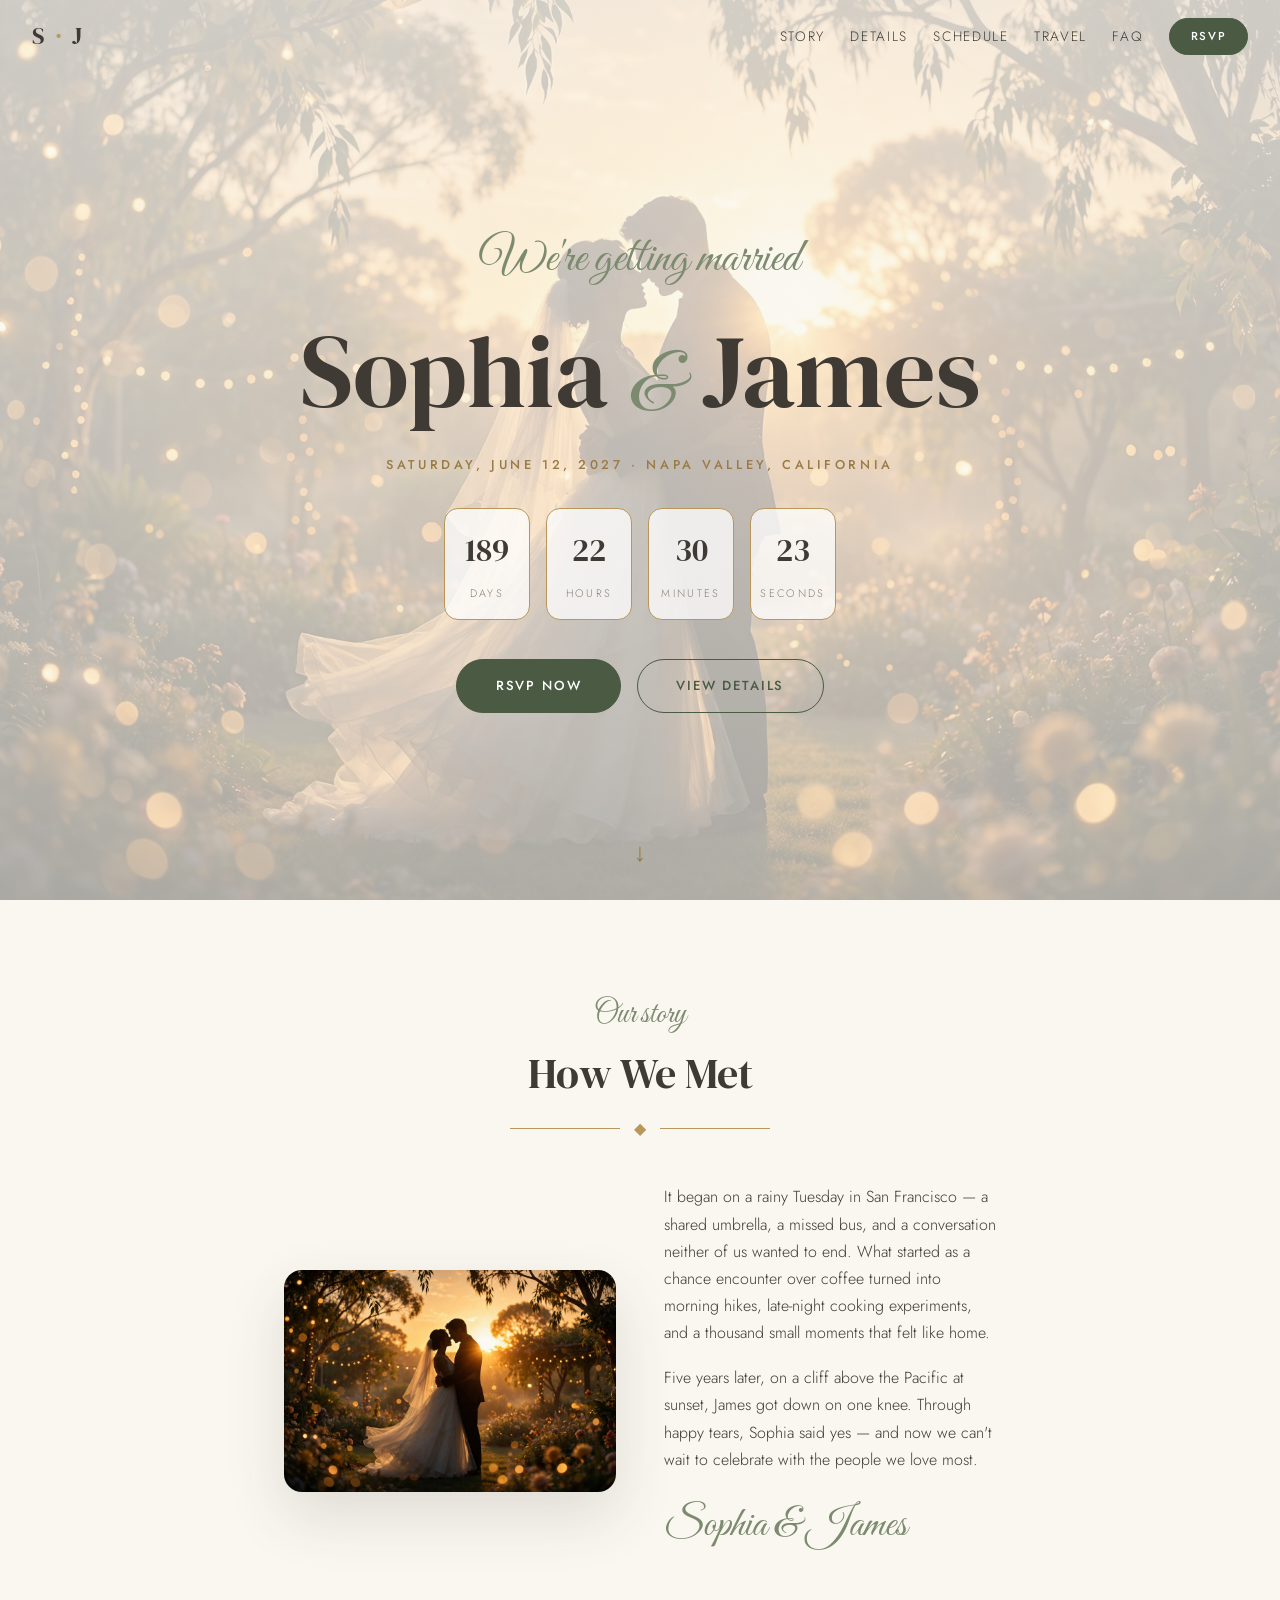
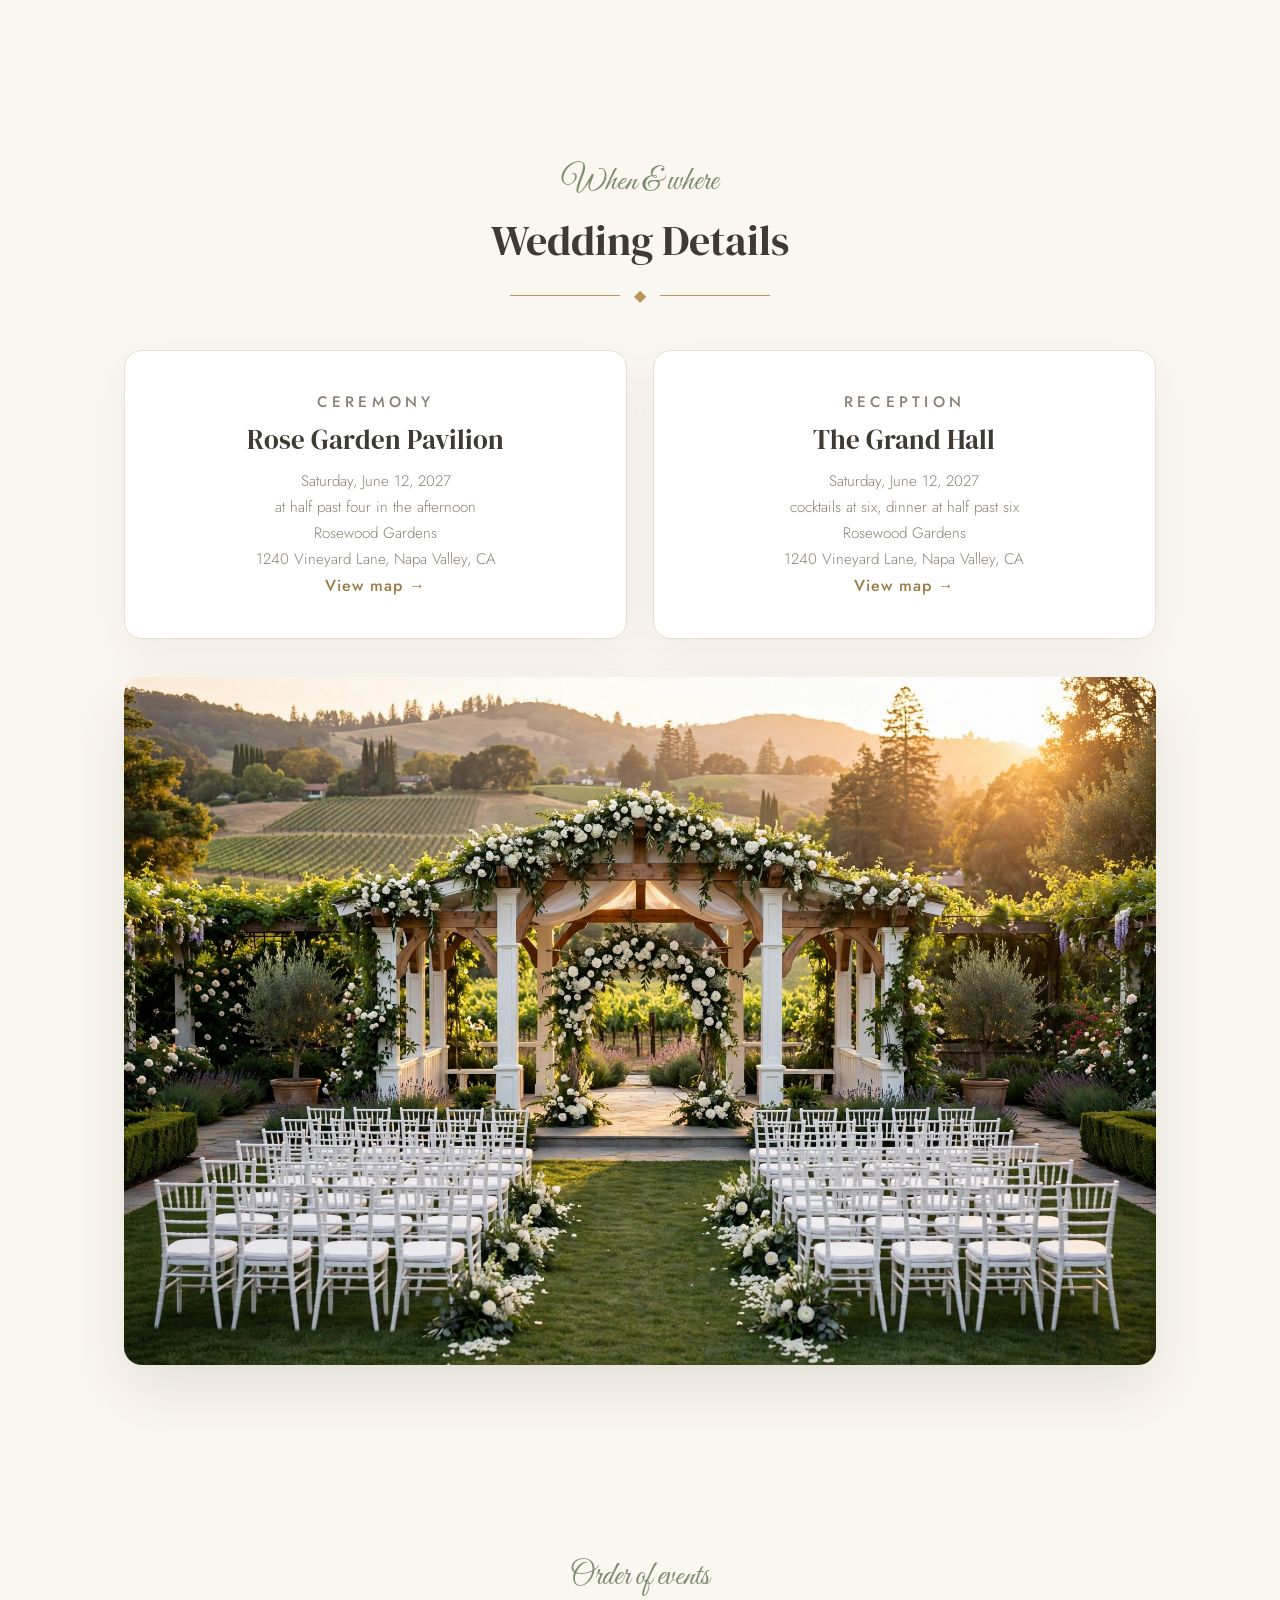
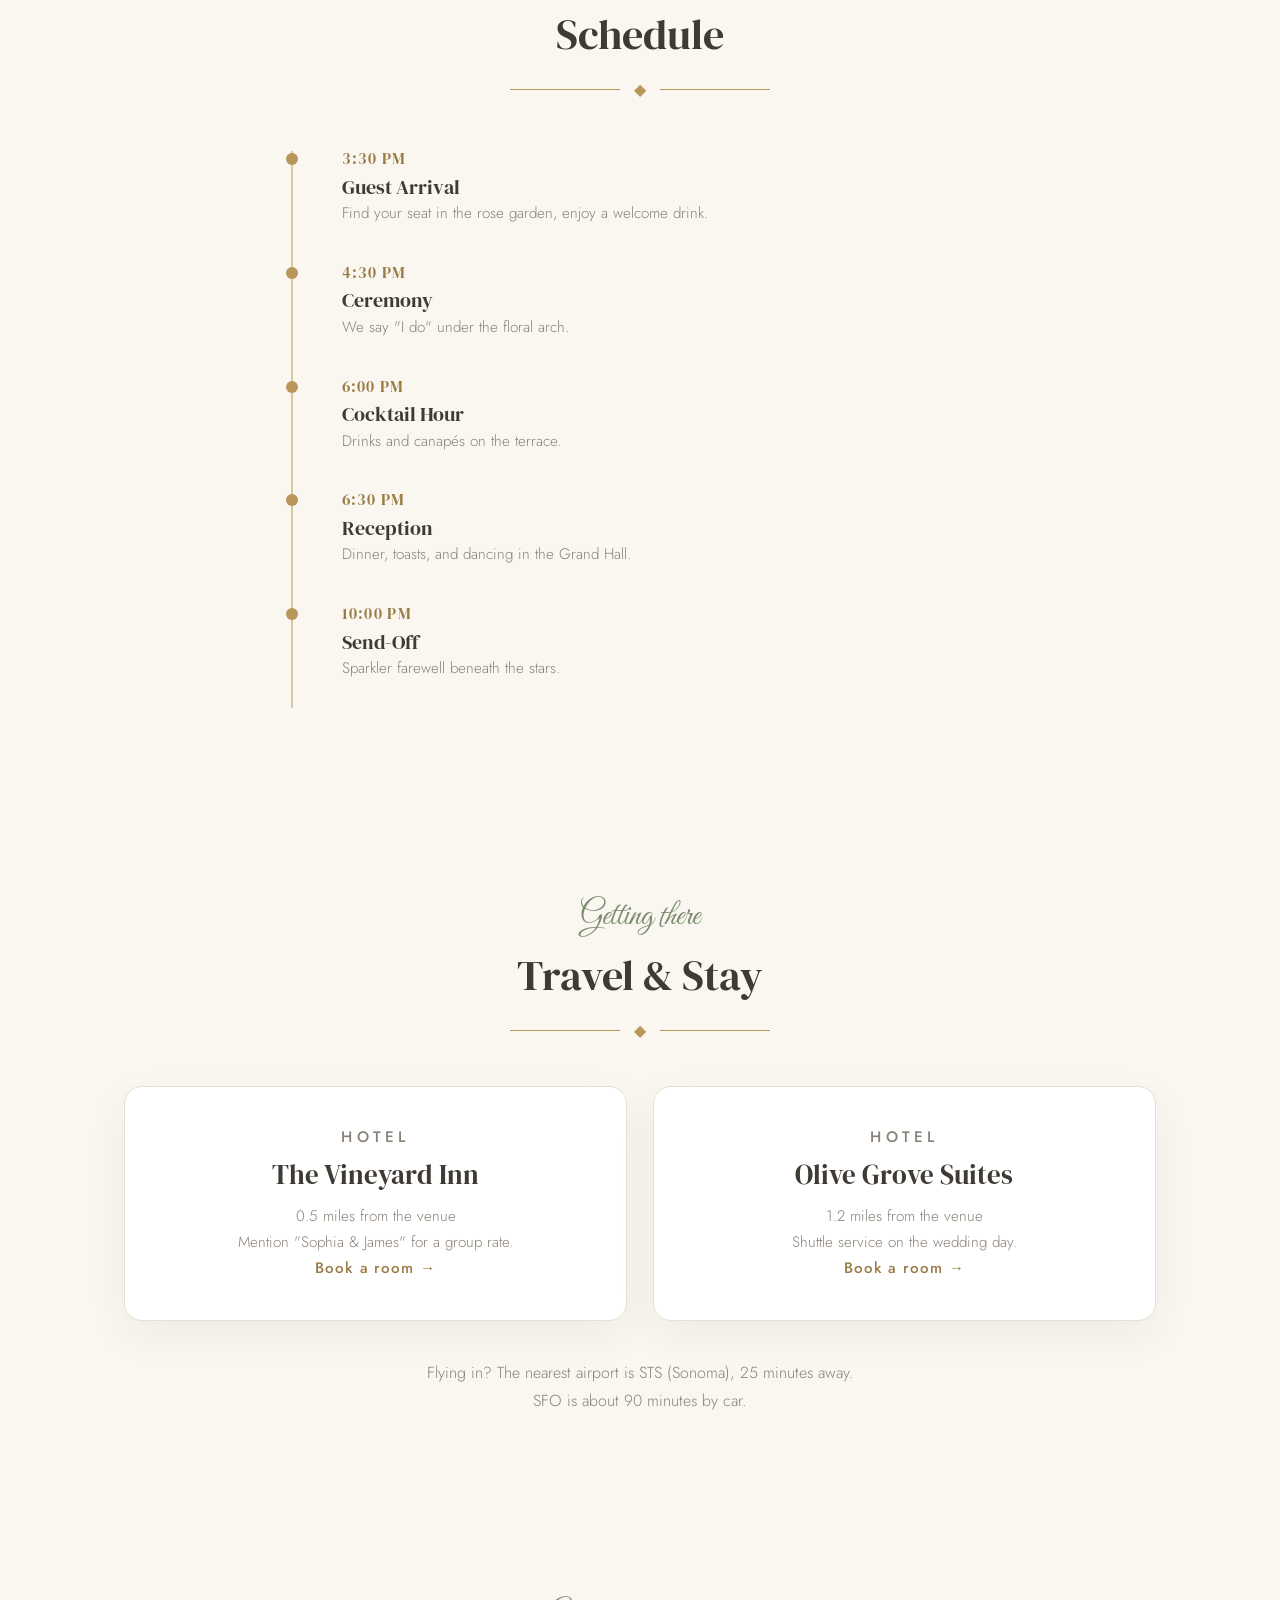
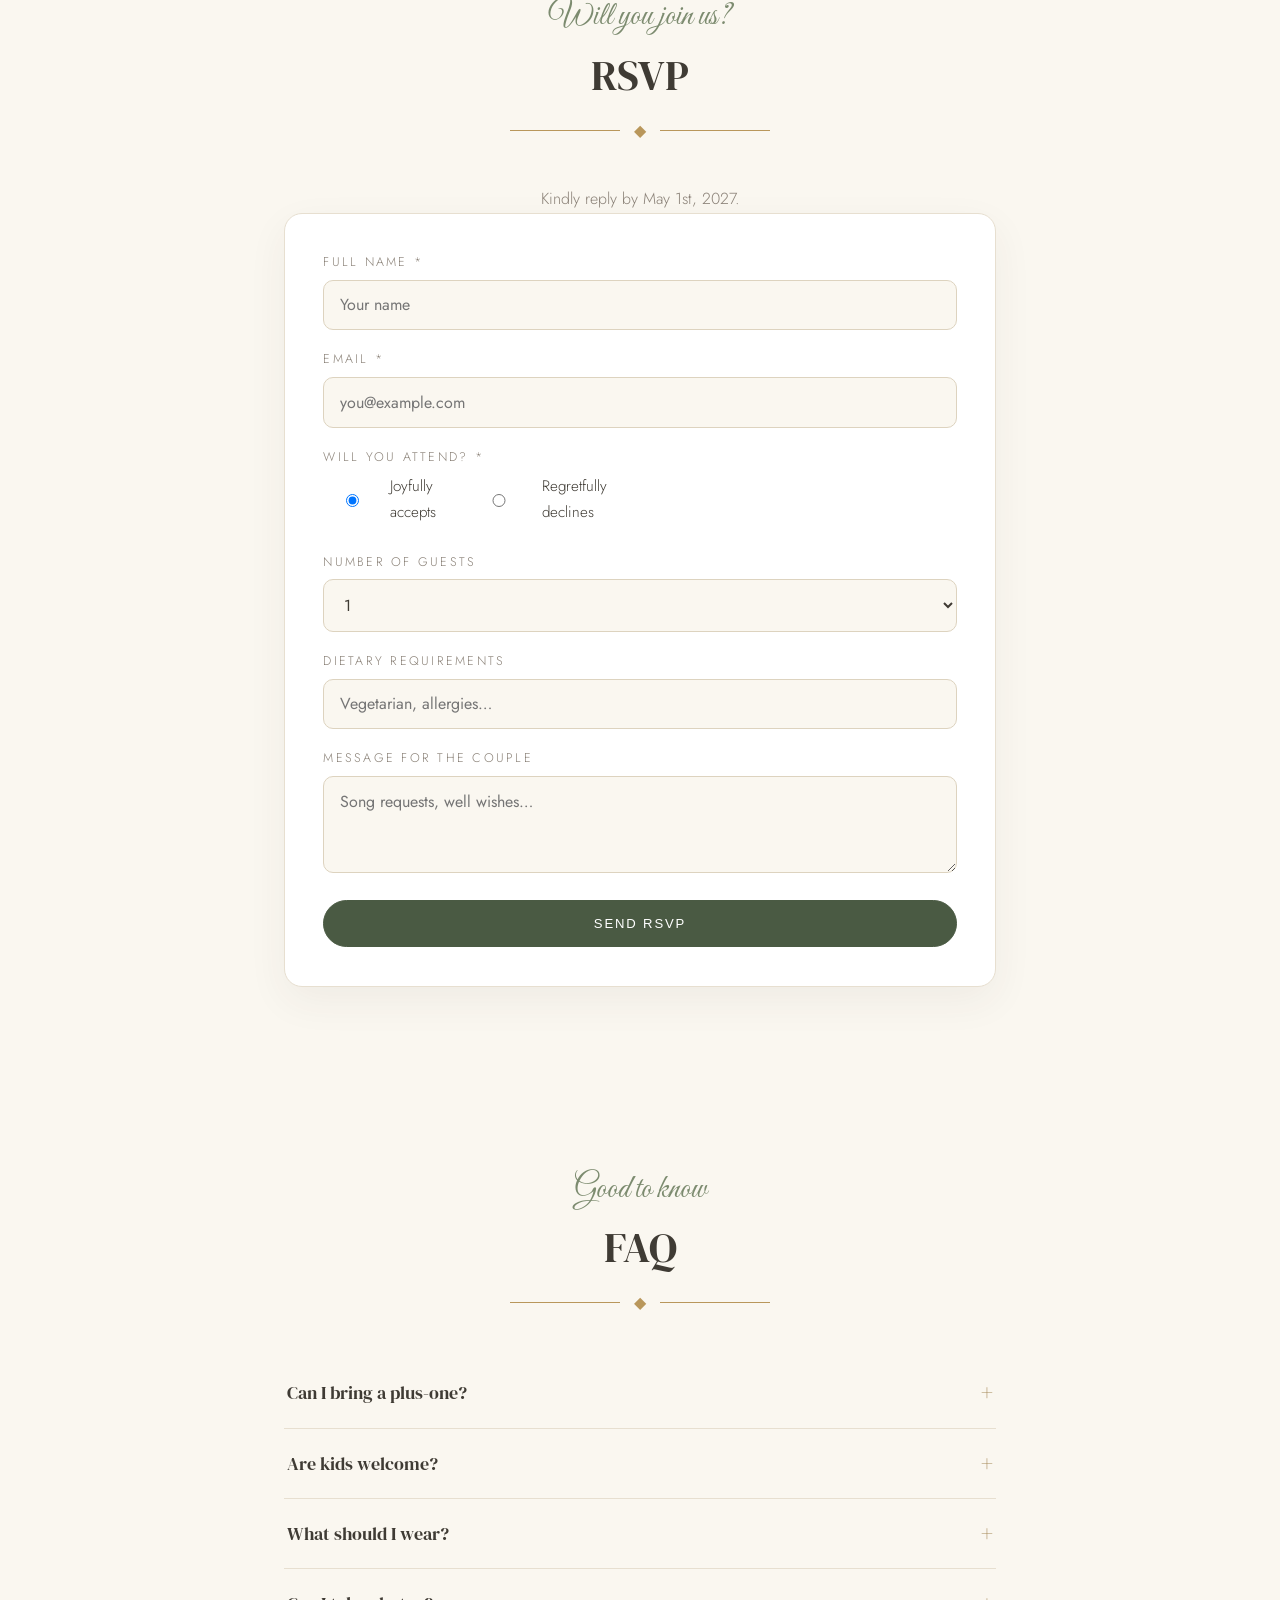
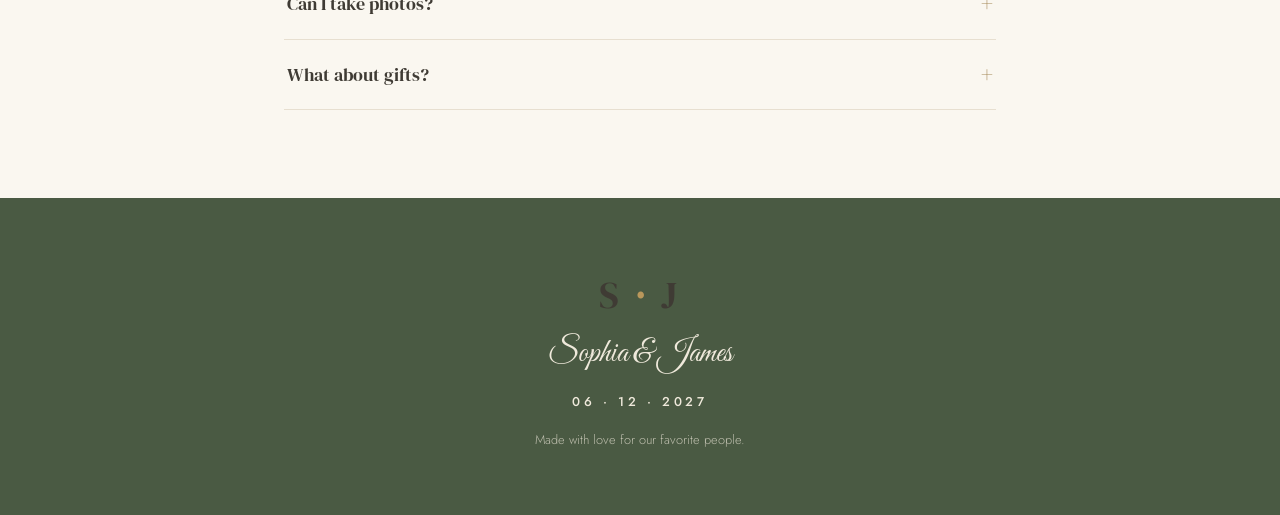
<file: index.html>
<!DOCTYPE html>
<html lang="en">
<head>
<meta charset="UTF-8">
<meta name="viewport" content="width=device-width, initial-scale=1.0">
<title>Sophia & James — June 12, 2027</title>
<meta name="description" content="Together with their families, Sophia & James invite you to celebrate their wedding on June 12, 2027 in Napa Valley, California.">
<link rel="preconnect" href="https://fonts.googleapis.com">
<link rel="preconnect" href="https://fonts.gstatic.com" crossorigin>
<link href="https://fonts.googleapis.com/css2?family=DM+Serif+Display:ital@0;1&family=Great+Vibes&family=Jost:wght@300;400;500;600&display=swap" rel="stylesheet">
<link rel="stylesheet" href="styles.css">
</head>
<body>

<nav id="nav">
  <a href="#top" class="brand">S <span>·</span> J</a>
  <button class="menu-btn" aria-label="Menu">☰</button>
  <div class="links">
    <a href="#story">Story</a><a href="#details">Details</a><a href="#schedule">Schedule</a>
    <a href="#travel">Travel</a><a href="#faq">FAQ</a><a href="#rsvp" class="btn small">RSVP</a>
  </div>
</nav>

<header class="hero" id="top">
  <div class="hero-inner">
    <p class="script">We're getting married</p>
    <h1>Sophia <span class="amp">&</span> James</h1>
    <p class="caps gold">Saturday, June 12, 2027 · Napa Valley, California</p>
    <div class="countdown" id="countdown">
      <div><span id="d">0</span><label>Days</label></div>
      <div><span id="h">0</span><label>Hours</label></div>
      <div><span id="m">0</span><label>Minutes</label></div>
      <div><span id="s">0</span><label>Seconds</label></div>
    </div>
    <div class="cta-row">
      <a href="#rsvp" class="btn">RSVP Now</a>
      <a href="#details" class="btn ghost">View Details</a>
    </div>
  </div>
  <a href="#story" class="scroll-hint">↓</a>
</header>

<section id="story" class="wrap narrow">
  <p class="script center">Our story</p>
  <h2 class="center">How We Met</h2>
  <div class="divider"><span></span>◆<span></span></div>
  <div class="two-col">
    <img src="images/couple.webp" alt="Sophia and James at sunset">
    <div>
      <p>It began on a rainy Tuesday in San Francisco — a shared umbrella, a missed bus, and a conversation neither of us wanted to end. What started as a chance encounter over coffee turned into morning hikes, late-night cooking experiments, and a thousand small moments that felt like home.</p>
      <p>Five years later, on a cliff above the Pacific at sunset, James got down on one knee. Through happy tears, Sophia said yes — and now we can't wait to celebrate with the people we love most.</p>
      <p class="script sage big">Sophia & James</p>
    </div>
  </div>
</section>

<section id="details" class="wrap">
  <p class="script center">When & where</p>
  <h2 class="center">Wedding Details</h2>
  <div class="divider"><span></span>◆<span></span></div>
  <div class="cards">
    <div class="card">
      <p class="caps gold">Ceremony</p>
      <h3>Rose Garden Pavilion</h3>
      <p>Saturday, June 12, 2027<br>at half past four in the afternoon<br>Rosewood Gardens<br>1240 Vineyard Lane, Napa Valley, CA</p>
      <a class="link" href="https://maps.google.com/?q=Napa+Valley+CA" target="_blank" rel="noopener">View map →</a>
    </div>
    <div class="card">
      <p class="caps gold">Reception</p>
      <h3>The Grand Hall</h3>
      <p>Saturday, June 12, 2027<br>cocktails at six, dinner at half past six<br>Rosewood Gardens<br>1240 Vineyard Lane, Napa Valley, CA</p>
      <a class="link" href="https://maps.google.com/?q=Napa+Valley+CA" target="_blank" rel="noopener">View map →</a>
    </div>
  </div>
  <img class="wide-img" src="images/venue.webp" alt="Rosewood Gardens venue">
</section>

<section id="schedule" class="wrap narrow">
  <p class="script center">Order of events</p>
  <h2 class="center">Schedule</h2>
  <div class="divider"><span></span>◆<span></span></div>
  <div class="timeline">
    <div class="t-row"><span>3:30 PM</span><div><h4>Guest Arrival</h4><p>Find your seat in the rose garden, enjoy a welcome drink.</p></div></div>
    <div class="t-row"><span>4:30 PM</span><div><h4>Ceremony</h4><p>We say "I do" under the floral arch.</p></div></div>
    <div class="t-row"><span>6:00 PM</span><div><h4>Cocktail Hour</h4><p>Drinks and canapés on the terrace.</p></div></div>
    <div class="t-row"><span>6:30 PM</span><div><h4>Reception</h4><p>Dinner, toasts, and dancing in the Grand Hall.</p></div></div>
    <div class="t-row"><span>10:00 PM</span><div><h4>Send-Off</h4><p>Sparkler farewell beneath the stars.</p></div></div>
  </div>
</section>

<section id="travel" class="wrap">
  <p class="script center">Getting there</p>
  <h2 class="center">Travel & Stay</h2>
  <div class="divider"><span></span>◆<span></span></div>
  <div class="cards">
    <div class="card">
      <p class="caps gold">Hotel</p>
      <h3>The Vineyard Inn</h3>
      <p>0.5 miles from the venue<br>Mention "Sophia & James" for a group rate.<br><a class="link" href="#" >Book a room →</a></p>
    </div>
    <div class="card">
      <p class="caps gold">Hotel</p>
      <h3>Olive Grove Suites</h3>
      <p>1.2 miles from the venue<br>Shuttle service on the wedding day.<br><a class="link" href="#">Book a room →</a></p>
    </div>
  </div>
  <p class="center muted">Flying in? The nearest airport is STS (Sonoma), 25 minutes away.<br>SFO is about 90 minutes by car.</p>
</section>

<section id="rsvp" class="wrap narrow">
  <p class="script center">Will you join us?</p>
  <h2 class="center">RSVP</h2>
  <div class="divider"><span></span>◆<span></span></div>
  <p class="center muted">Kindly reply by May 1st, 2027.</p>
  <form id="rsvp-form" class="rsvp-form">
    <div class="field"><label>Full name *</label><input required type="text" name="name" placeholder="Your name"></div>
    <div class="field"><label>Email *</label><input required type="email" name="email" placeholder="you@example.com"></div>
    <div class="field"><label>Will you attend? *</label>
      <div class="radio-row">
        <label><input type="radio" name="attend" value="accepts" checked> Joyfully accepts</label>
        <label><input type="radio" name="attend" value="declines"> Regretfully declines</label>
      </div>
    </div>
    <div class="field"><label>Number of guests</label>
      <select name="guests"><option>1</option><option>2</option><option>3</option><option>4</option></select>
    </div>
    <div class="field"><label>Dietary requirements</label><input type="text" name="diet" placeholder="Vegetarian, allergies…"></div>
    <div class="field"><label>Message for the couple</label><textarea name="message" rows="3" placeholder="Song requests, well wishes…"></textarea></div>
    <button class="btn" type="submit">Send RSVP</button>
  </form>
  <div id="rsvp-done" class="rsvp-done hidden">
    <p class="script big sage">Thank you!</p>
    <p>Your RSVP has been received. We can't wait to celebrate with you.</p>
  </div>
</section>

<section id="faq" class="wrap narrow">
  <p class="script center">Good to know</p>
  <h2 class="center">FAQ</h2>
  <div class="divider"><span></span>◆<span></span></div>
  <div class="accordion">
    <div class="acc"><button>Can I bring a plus-one?<span>+</span></button><div class="acc-body"><p>Plus-ones are indicated on your invitation. If you're unsure, just ask us!</p></div></div>
    <div class="acc"><button>Are kids welcome?<span>+</span></button><div class="acc-body"><p>We love your little ones, but our wedding will be an adults-only celebration.</p></div></div>
    <div class="acc"><button>What should I wear?<span>+</span></button><div class="acc-body"><p>Garden formal — suits and cocktail dresses. The ceremony is on grass, so choose your heels wisely!</p></div></div>
    <div class="acc"><button>Can I take photos?<span>+</span></button><div class="acc-body"><p>We're having an unplugged ceremony — please keep phones away until the reception, then snap away!</p></div></div>
    <div class="acc"><button>What about gifts?<span>+</span></button><div class="acc-body"><p>Your presence is the greatest gift. If you'd like to give more, a contribution to our honeymoon fund is warmly appreciated.</p></div></div>
  </div>
</section>

<footer>
  <p class="brand big">S <span>·</span> J</p>
  <p class="script">Sophia & James</p>
  <p class="caps">06 · 12 · 2027</p>
  <p class="tiny">Made with love for our favorite people.</p>
</footer>

<script src="script.js"></script>
</body>
</html>
</file>
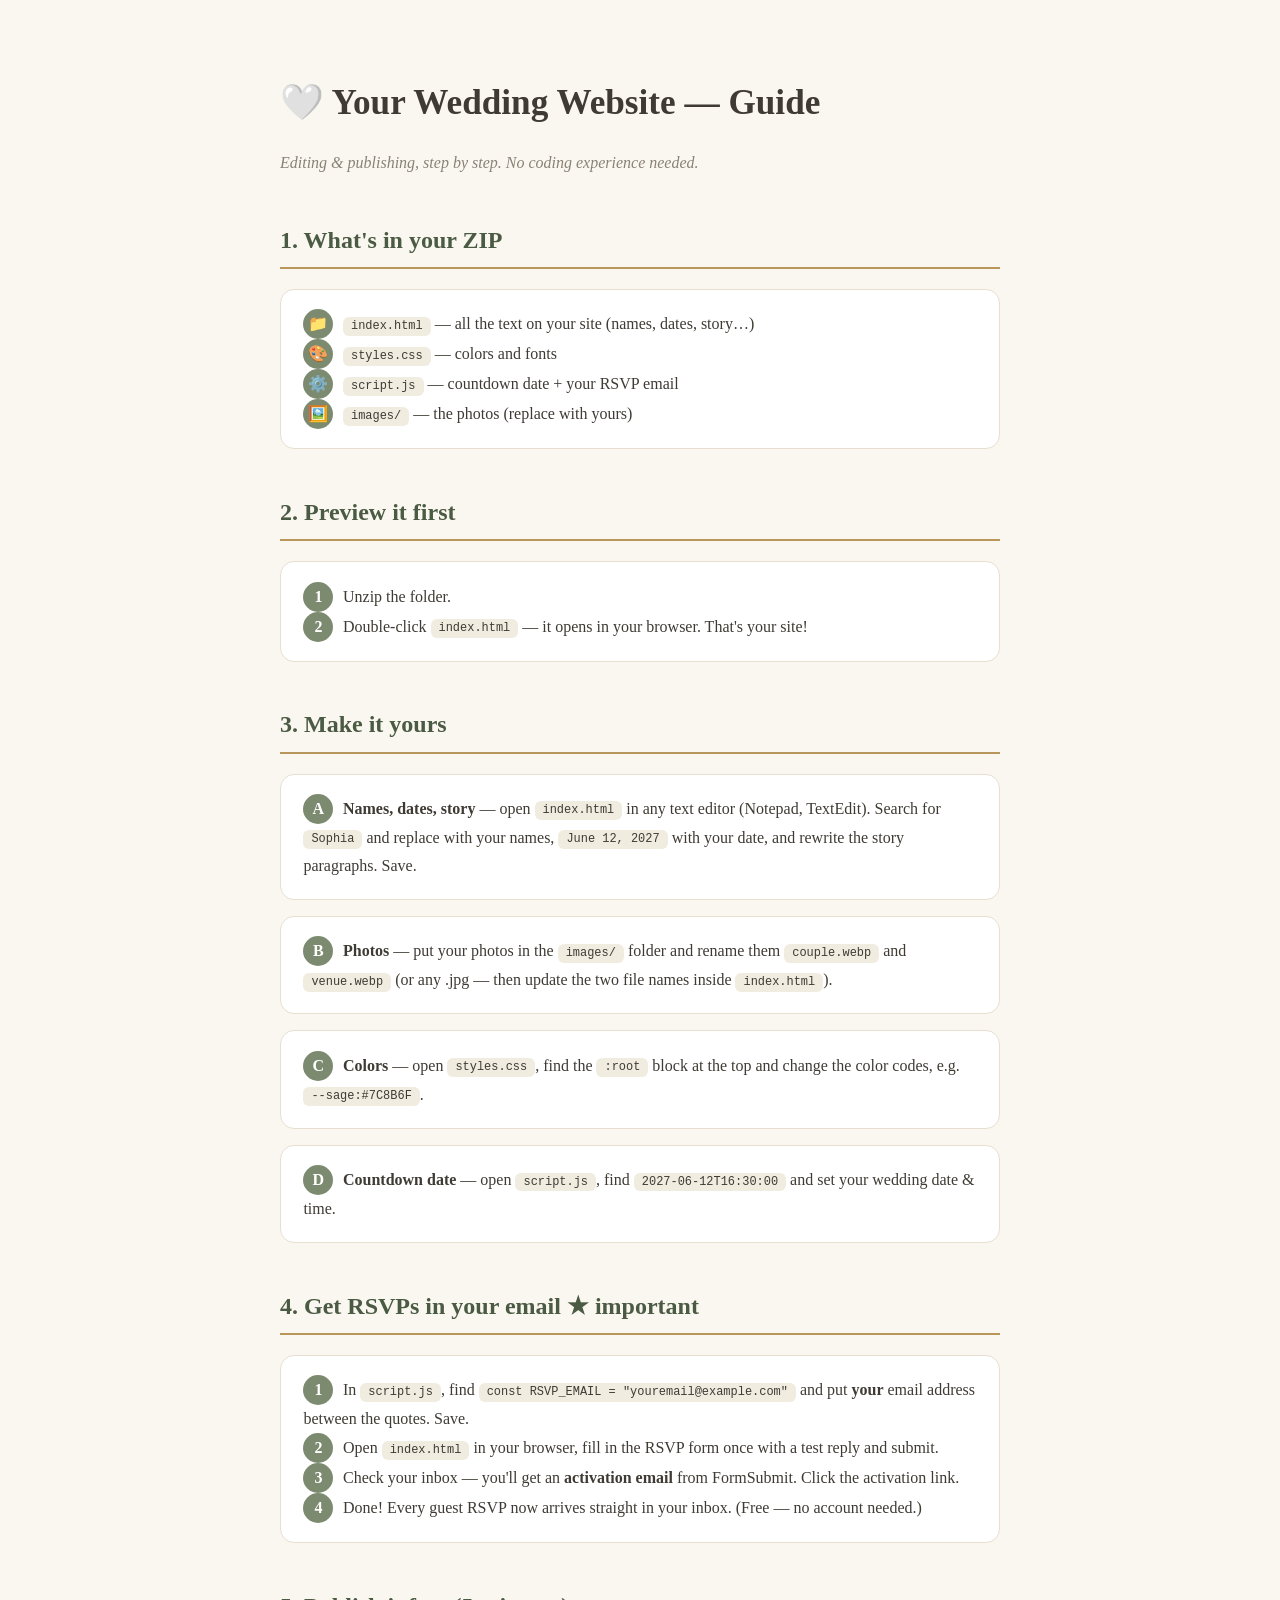
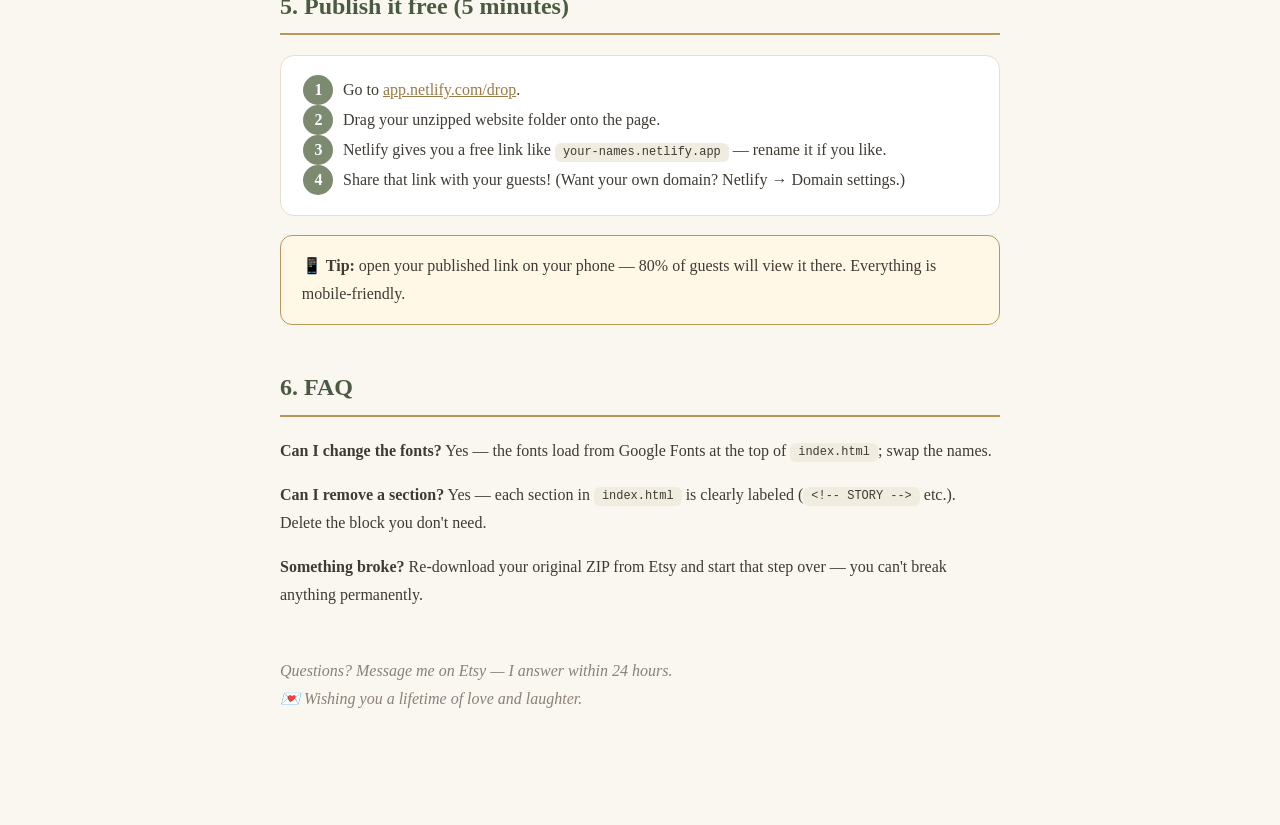
<file: START-HERE.html>
<!DOCTYPE html>
<html lang="en">
<head>
<meta charset="UTF-8">
<meta name="viewport" content="width=device-width, initial-scale=1.0">
<title>Wedding Website Template — Editing & Publishing Guide</title>
<style>
  body{font-family:Georgia,serif;color:#3F3B34;background:#FAF7F0;margin:0;line-height:1.75}
  .wrap{max-width:720px;margin:0 auto;padding:3rem 1.5rem 5rem}
  h1{font-size:2.2rem;margin-bottom:.2rem} h2{font-size:1.5rem;color:#4A5A43;margin-top:2.6rem;
    border-bottom:2px solid #B9975B;padding-bottom:.4rem}
  .sub{color:#8A8177;font-style:italic;margin-bottom:2rem}
  code{background:#F1ECE0;padding:.15rem .5rem;border-radius:6px;font-size:.92em}
  pre{background:#3F3B34;color:#F5F1E6;padding:1.1rem 1.3rem;border-radius:12px;overflow-x:auto;font-size:.88rem}
  .step{background:#fff;border:1px solid #E7DFD0;border-radius:14px;padding:1.2rem 1.4rem;margin:1rem 0}
  .step b.num{display:inline-block;background:#7C8B6F;color:#fff;width:30px;height:30px;border-radius:50%;
    text-align:center;line-height:30px;margin-right:.6rem}
  .warn{background:#FFF8E7;border:1px solid #B9975B;border-radius:12px;padding:1rem 1.3rem;margin:1.2rem 0}
  a{color:#9A7B45}
</style>
</head>
<body><div class="wrap">

<h1>🤍 Your Wedding Website — Guide</h1>
<p class="sub">Editing &amp; publishing, step by step. No coding experience needed.</p>

<h2>1. What's in your ZIP</h2>
<div class="step"><b class="num">📁</b><code>index.html</code> — all the text on your site (names, dates, story…)<br>
<b class="num">🎨</b><code>styles.css</code> — colors and fonts<br>
<b class="num">⚙️</b><code>script.js</code> — countdown date + your RSVP email<br>
<b class="num">🖼️</b><code>images/</code> — the photos (replace with yours)</div>

<h2>2. Preview it first</h2>
<div class="step"><b class="num">1</b>Unzip the folder.<br>
<b class="num">2</b>Double-click <code>index.html</code> — it opens in your browser. That's your site!</div>

<h2>3. Make it yours</h2>
<div class="step"><b class="num">A</b><b>Names, dates, story</b> — open <code>index.html</code> in any text editor (Notepad, TextEdit).
Search for <code>Sophia</code> and replace with your names, <code>June 12, 2027</code> with your date, and rewrite the story paragraphs. Save.</div>
<div class="step"><b class="num">B</b><b>Photos</b> — put your photos in the <code>images/</code> folder and rename them
<code>couple.webp</code> and <code>venue.webp</code> (or any .jpg — then update the two file names inside <code>index.html</code>).</div>
<div class="step"><b class="num">C</b><b>Colors</b> — open <code>styles.css</code>, find the <code>:root</code> block at the top and change the color codes, e.g. <code>--sage:#7C8B6F</code>.</div>
<div class="step"><b class="num">D</b><b>Countdown date</b> — open <code>script.js</code>, find <code>2027-06-12T16:30:00</code> and set your wedding date &amp; time.</div>

<h2>4. Get RSVPs in your email ★ important</h2>
<div class="step"><b class="num">1</b>In <code>script.js</code>, find <code>const RSVP_EMAIL = "youremail@example.com"</code> and put <b>your</b> email address between the quotes. Save.<br>
<b class="num">2</b>Open <code>index.html</code> in your browser, fill in the RSVP form once with a test reply and submit.<br>
<b class="num">3</b>Check your inbox — you'll get an <b>activation email</b> from FormSubmit. Click the activation link.<br>
<b class="num">4</b>Done! Every guest RSVP now arrives straight in your inbox. (Free — no account needed.)</div>

<h2>5. Publish it free (5 minutes)</h2>
<div class="step"><b class="num">1</b>Go to <a href="https://app.netlify.com/drop">app.netlify.com/drop</a>.<br>
<b class="num">2</b>Drag your unzipped website folder onto the page.<br>
<b class="num">3</b>Netlify gives you a free link like <code>your-names.netlify.app</code> — rename it if you like.<br>
<b class="num">4</b>Share that link with your guests! (Want your own domain? Netlify → Domain settings.)</div>
<div class="warn">📱 <b>Tip:</b> open your published link on your phone — 80% of guests will view it there. Everything is mobile-friendly.</div>

<h2>6. FAQ</h2>
<p><b>Can I change the fonts?</b> Yes — the fonts load from Google Fonts at the top of <code>index.html</code>; swap the names.</p>
<p><b>Can I remove a section?</b> Yes — each section in <code>index.html</code> is clearly labeled (<code>&lt;!-- STORY --&gt;</code> etc.). Delete the block you don't need.</p>
<p><b>Something broke?</b> Re-download your original ZIP from Etsy and start that step over — you can't break anything permanently.</p>

<p class="sub" style="margin-top:3rem">Questions? Message me on Etsy — I answer within 24 hours.<br>💌 <i>Wishing you a lifetime of love and laughter.</i></p>

</div></body></html>
</file>
<file: styles.css>
:root{
  --ivory:#FAF7F0; --ivory2:#F3EEE3; --ink:#3F3B34; --muted:#8A8177;
  --sage:#7C8B6F; --sage-dk:#4A5A43; --gold:#B9975B; --gold-dk:#9A7B45;
  --serif:'DM Serif Display',serif; --script:'Great Vibes',cursive; --body:'Jost',sans-serif;
}
*{margin:0;padding:0;box-sizing:border-box}
html{scroll-behavior:smooth}
body{font-family:var(--body);color:var(--ink);background:var(--ivory);line-height:1.7;font-weight:300}
h1,h2,h3,h4{font-family:var(--serif);font-weight:400;line-height:1.2}
.script{font-family:var(--script);font-size:2rem;color:var(--sage)}
.script.big{font-size:2.6rem}.script.sage{color:var(--sage)}
.center{text-align:center}
.caps{text-transform:uppercase;letter-spacing:.28em;font-size:.8rem;font-weight:500}
.gold{color:var(--gold-dk)}
.muted{color:var(--muted)}
.wrap{max-width:1080px;margin:0 auto;padding:5.5rem 1.5rem}
.wrap.narrow{max-width:760px}
h2{font-size:2.6rem;margin:.4rem 0 1rem}
.divider{display:flex;align-items:center;justify-content:center;gap:.9rem;margin:0 auto 2.6rem;color:var(--gold)}
.divider span{display:block;height:1px;width:110px;background:var(--gold)}
.btn{display:inline-block;background:var(--sage-dk);color:#fff;text-decoration:none;padding:.95rem 2.4rem;border-radius:999px;letter-spacing:.14em;text-transform:uppercase;font-size:.82rem;font-weight:500;border:1px solid var(--sage-dk);transition:.25s;cursor:pointer}
.btn:hover{background:transparent;color:var(--sage-dk)}
.btn.ghost{background:transparent;color:var(--sage-dk)}
.btn.ghost:hover{background:var(--sage-dk);color:#fff}
.btn.small{padding:.5rem 1.3rem;font-size:.72rem}

/* nav */
#nav{position:fixed;top:0;left:0;right:0;z-index:50;display:flex;align-items:center;justify-content:space-between;padding:1rem 2rem;transition:.3s;background:transparent}
#nav.scrolled{background:rgba(250,247,240,.94);box-shadow:0 2px 18px rgba(63,59,52,.08);backdrop-filter:blur(6px)}
.brand{font-family:var(--serif);font-size:1.5rem;color:var(--ink);text-decoration:none;letter-spacing:.1em}
.brand span{color:var(--gold)}
.brand.big{font-size:2.4rem}
#nav .links{display:flex;gap:1.6rem;align-items:center}
#nav .links a:not(.btn){color:var(--ink);text-decoration:none;font-size:.85rem;letter-spacing:.12em;text-transform:uppercase}
#nav .links a:not(.btn):hover{color:var(--gold-dk)}
.menu-btn{display:none;background:none;border:none;font-size:1.5rem;color:var(--ink);cursor:pointer}

/* hero */
.hero{min-height:100vh;display:flex;align-items:center;justify-content:center;text-align:center;position:relative;
  background:linear-gradient(rgba(250,247,240,.82),rgba(250,247,240,.68)),url('images/couple.webp') center/cover}
.hero-inner{max-width:820px;padding:6rem 1.5rem 4rem}
.hero .script{font-size:3rem}
.hero h1{font-size:clamp(3.4rem,9vw,6.4rem);margin:.6rem 0}
.hero h1 .amp{font-family:var(--script);color:var(--sage);font-size:.8em}
.hero .caps{margin:1rem 0 2rem}
.countdown{display:flex;gap:1rem;justify-content:center;margin:0 0 2.4rem}
.countdown div{background:rgba(255,255,255,.75);border:1px solid var(--gold);border-radius:14px;min-width:86px;padding:.9rem .4rem}
.countdown span{font-family:var(--serif);font-size:2rem;display:block}
.countdown label{font-size:.68rem;letter-spacing:.22em;text-transform:uppercase;color:var(--muted)}
.cta-row{display:flex;gap:1rem;justify-content:center;flex-wrap:wrap}
.scroll-hint{position:absolute;bottom:1.6rem;left:50%;transform:translateX(-50%);color:var(--gold-dk);font-size:1.6rem;text-decoration:none;animation:bob 2s infinite}
@keyframes bob{50%{transform:translate(-50%,8px)}}

/* story */
.two-col{display:grid;grid-template-columns:1fr 1fr;gap:3rem;align-items:center;margin-top:1rem}
.two-col img{width:100%;border-radius:18px;box-shadow:0 24px 60px rgba(63,59,52,.14)}
.two-col p{margin-bottom:1.1rem}

/* cards */
.cards{display:grid;grid-template-columns:1fr 1fr;gap:1.6rem;margin-bottom:2.4rem}
.card{background:#fff;border:1px solid #E7DFD0;border-radius:18px;padding:2.4rem;text-align:center;box-shadow:0 14px 40px rgba(63,59,52,.06)}
.card h3{font-size:1.7rem;margin:.5rem 0 .8rem}
.card p{color:var(--muted);font-size:.95rem}
.link{color:var(--gold-dk);text-decoration:none;font-weight:500;letter-spacing:.06em}
.link:hover{text-decoration:underline}
.wide-img{width:100%;border-radius:18px;box-shadow:0 24px 60px rgba(63,59,52,.12)}

/* timeline */
.timeline{position:relative;margin-top:1rem;padding-left:2rem}
.timeline::before{content:"";position:absolute;left:7px;top:6px;bottom:6px;width:2px;background:var(--gold);opacity:.5}
.t-row{position:relative;padding:0 0 2rem 1.6rem}
.t-row::before{content:"";position:absolute;left:-2rem;top:8px;width:12px;height:12px;border-radius:50%;background:var(--gold);transform:translateX(2px)}
.t-row span{font-family:var(--serif);color:var(--gold-dk);letter-spacing:.08em}
.t-row h4{font-size:1.25rem;margin:.15rem 0}
.t-row p{color:var(--muted);font-size:.95rem}

/* rsvp */
.rsvp-form{background:#fff;border:1px solid #E7DFD0;border-radius:18px;padding:2.4rem;display:grid;gap:1.2rem;box-shadow:0 14px 40px rgba(63,59,52,.06)}
.field label{display:block;font-size:.78rem;letter-spacing:.18em;text-transform:uppercase;color:var(--muted);margin-bottom:.4rem}
.field input,.field select,.field textarea{width:100%;border:1px solid #DDD3BF;border-radius:10px;padding:.8rem 1rem;font-family:var(--body);font-size:1rem;background:var(--ivory);color:var(--ink)}
.field input:focus,.field select:focus,.field textarea:focus{outline:2px solid var(--sage)}
.radio-row{display:flex;gap:1.6rem;flex-wrap:wrap}
.radio-row label{display:flex;gap:.5rem;align-items:center;font-size:.95rem;letter-spacing:0;text-transform:none;color:var(--ink);cursor:pointer}
.rsvp-done{text-align:center;background:#fff;border:1px solid #E7DFD0;border-radius:18px;padding:3rem 2rem}
.hidden{display:none}

/* faq */
.acc{border-bottom:1px solid #E7DFD0}
.acc button{width:100%;background:none;border:none;display:flex;justify-content:space-between;align-items:center;padding:1.2rem .2rem;font-family:var(--serif);font-size:1.15rem;color:var(--ink);cursor:pointer;text-align:left}
.acc button span{color:var(--gold-dk);font-size:1.4rem}
.acc-body{max-height:0;overflow:hidden;transition:max-height .3s ease}
.acc-body p{padding:0 .2rem 1.2rem;color:var(--muted)}
.acc.open .acc-body{max-height:200px}

/* footer */
footer{background:var(--sage-dk);color:#EFE9DB;text-align:center;padding:4rem 1.5rem}
footer .script{color:#EFE9DB}
footer .caps{margin:.6rem 0}
footer .tiny{font-size:.8rem;opacity:.7;margin-top:1rem}

@media(max-width:760px){
  .two-col,.cards{grid-template-columns:1fr}
  #nav .links{display:none;position:absolute;top:100%;left:0;right:0;background:var(--ivory);flex-direction:column;padding:1.2rem;box-shadow:0 12px 30px rgba(0,0,0,.1)}
  #nav .links.open{display:flex}
  .menu-btn{display:block}
  .countdown div{min-width:70px}
  .wrap{padding:4rem 1.2rem}
}
</file>
